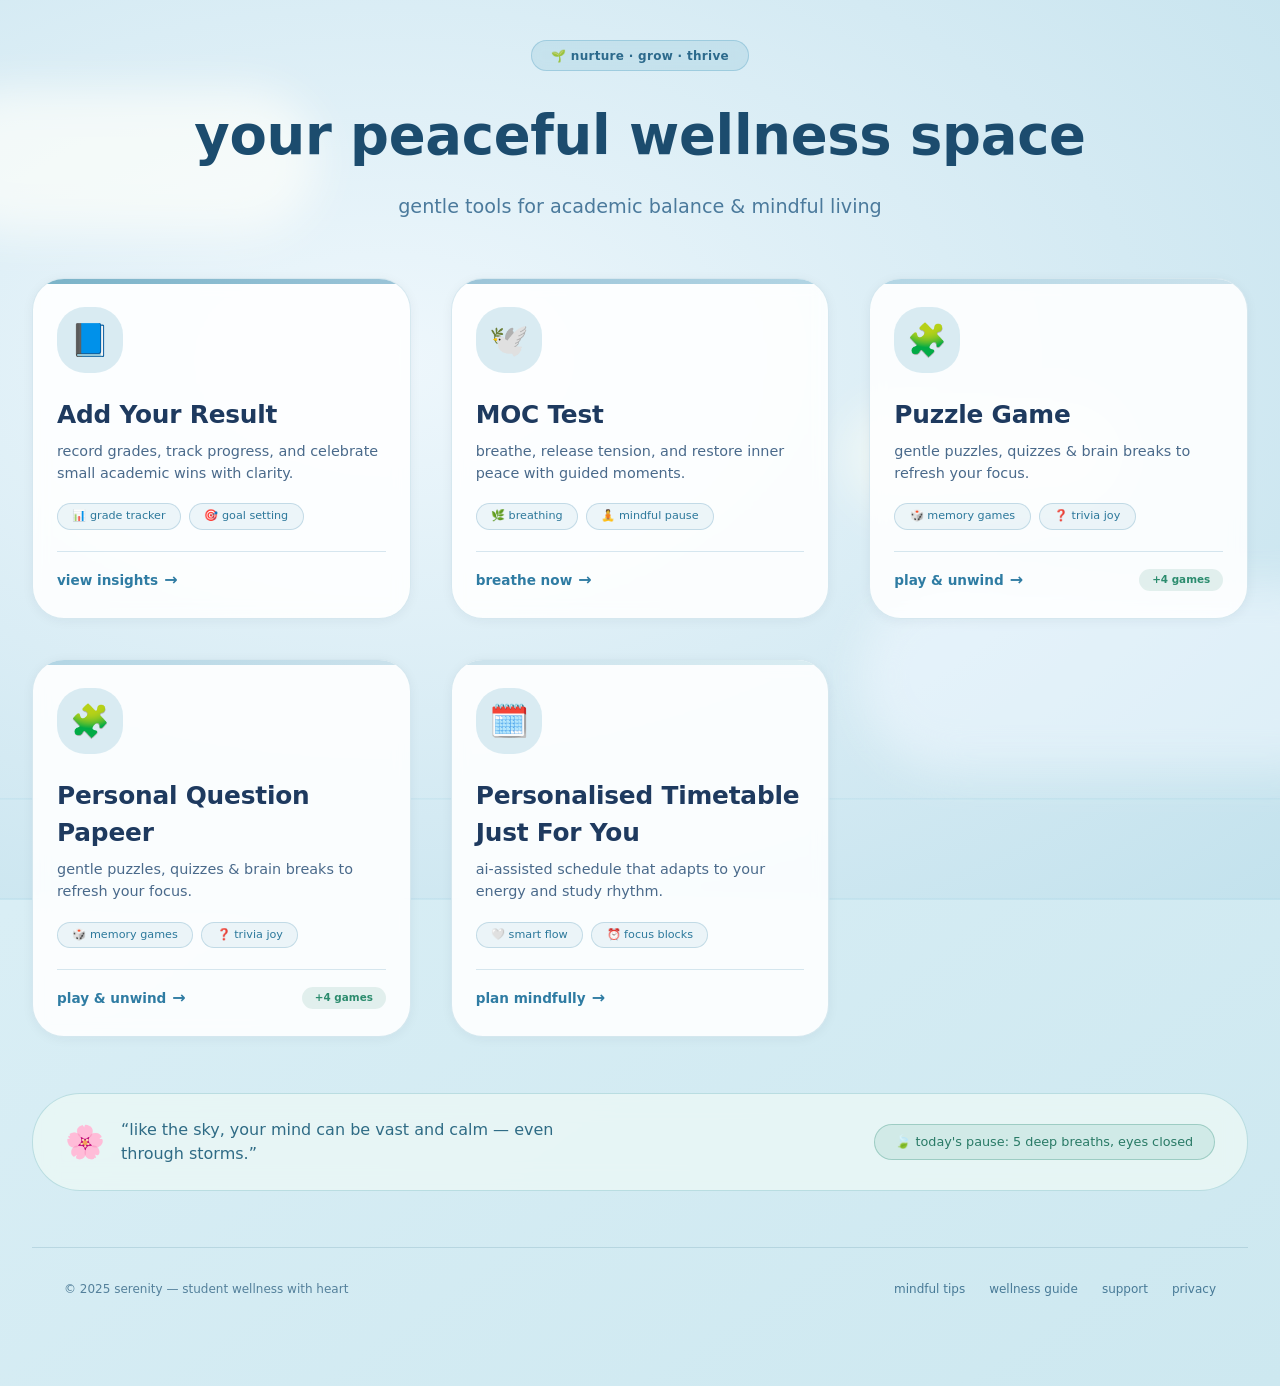
<file: Group Infinity Project/ai_tutor_landing/Dashboard.html>
<!DOCTYPE html>
<html lang="en">
<head>
    <meta charset="UTF-8">
    <meta name="viewport" content="width=device-width, initial-scale=1.0, viewport-fit=cover">
    <title>Serenity | Student Wellness Dashboard</title>
    <style>
        * {
            margin: 0;
            padding: 0;
            box-sizing: border-box;
        }

        :root {
            --sky-50: #f0f9ff;
            --sky-100: #e0f2fe;
            --sky-200: #bae6fd;
            --sky-300: #7dd3fc;
            --sky-400: #38bdf8;
            --sky-500: #0ea5e9;
            --sky-600: #0284c7;
            --sky-700: #0369a1;
            --sage-100: #f1f8f0;
            --sage-200: #e2f0e0;
            --sage-300: #c5e3c0;
            --sage-400: #a8d5a0;
            --white-soft: rgba(255, 255, 255, 0.92);
            --white-glass: rgba(255, 255, 255, 0.7);
            --card-bg: rgba(255, 255, 255, 0.88);
            --card-bg-solid: #ffffff;
            --text-primary: #1e3a5f;
            --text-secondary: #4a6a8b;
            --text-light: #7c9bb5;
            --text-soft: #5c7c9a;
            --shadow-sm: 0 2px 12px rgba(0, 30, 50, 0.05);
            --shadow-md: 0 8px 24px rgba(0, 40, 60, 0.08);
            --shadow-lg: 0 16px 40px rgba(0, 50, 70, 0.1);
            --shadow-xl: 0 24px 48px rgba(0, 50, 70, 0.12);
            --space-xs: clamp(0.5rem, 1vw, 0.75rem);
            --space-sm: clamp(0.75rem, 1.5vw, 1rem);
            --space-md: clamp(1rem, 2vw, 1.5rem);
            --space-lg: clamp(1.5rem, 3vw, 2rem);
            --space-xl: clamp(2rem, 4vw, 2.5rem);
            --space-2xl: clamp(2.5rem, 5vw, 3.5rem);
            --radius-sm: 18px;
            --radius-md: 24px;
            --radius-lg: 32px;
            --radius-xl: 40px;
            --radius-full: 50%;
            --transition-base: 0.25s ease;
            --transition-slow: 0.4s cubic-bezier(0.2, 0.9, 0.4, 1.1);
            --container-padding: clamp(1rem, 5vw, 2rem);
        }

        body {
            font-family: 'Inter', 'Segoe UI', system-ui, -apple-system, 'Poppins', sans-serif;
            background: linear-gradient(145deg, #e8f4f8 0%, #d9eef5 40%, #cde8f0 100%);
            color: var(--text-primary);
            line-height: 1.5;
            overflow-x: hidden;
        }

        .dashboard-wrapper {
            position: relative;
            min-height: 100vh;
        }

        .peaceful-bg {
            position: fixed;
            inset: 0;
            width: 100%;
            height: 100%;
            z-index: -2;
            background: radial-gradient(ellipse at 30% 40%, #eef7fc 0%, #d4eaf3 60%, #c3e2ed 100%);
        }

        .cloud-layer {
            position: fixed;
            inset: 0;
            z-index: -1;
            pointer-events: none;
            overflow: hidden;
        }

        .cloud {
            position: absolute;
            background: rgba(255, 255, 255, 0.7);
            border-radius: 1000px;
            filter: blur(20px);
            box-shadow: 0 8px 32px rgba(255, 255, 255, 0.3);
        }

        .cloud-1 {
            width: 380px;
            height: 140px;
            top: 10%;
            left: -5%;
            background: rgba(255, 255, 250, 0.65);
            animation: driftCloud 28s infinite alternate ease-in-out;
        }

        .cloud-2 {
            width: 520px;
            height: 180px;
            bottom: 15%;
            right: -8%;
            background: rgba(240, 248, 255, 0.55);
            animation: driftCloudReverse 32s infinite alternate;
        }

        .cloud-3 {
            width: 280px;
            height: 100px;
            top: 45%;
            right: 12%;
            background: rgba(255, 255, 245, 0.5);
            animation: driftCloud 24s infinite alternate;
        }

        @keyframes driftCloud {
            0% { transform: translateX(0) translateY(0); }
            100% { transform: translateX(40px) translateY(15px); }
        }

        @keyframes driftCloudReverse {
            0% { transform: translateX(0) translateY(0); }
            100% { transform: translateX(-35px) translateY(20px); }
        }

        .soft-wave {
            position: fixed;
            bottom: 0;
            left: 0;
            width: 100%;
            height: 200px;
            background: repeating-linear-gradient(transparent 0px, transparent 98px, rgba(160, 210, 225, 0.25) 98px, rgba(180, 225, 240, 0.2) 100px);
            pointer-events: none;
            z-index: -1;
        }

        .glass-nav {
            background: rgba(255, 255, 255, 0.65);
            backdrop-filter: blur(16px);
            -webkit-backdrop-filter: blur(16px);
            border-bottom: 1px solid rgba(135, 185, 210, 0.35);
            box-shadow: 0 2px 15px rgba(0, 30, 40, 0.03);
            position: sticky;
            top: 0;
            z-index: 100;
        }

        .navbar {
            display: flex;
            justify-content: space-between;
            align-items: center;
            padding: var(--space-sm) var(--container-padding);
            max-width: 1280px;
            margin: 0 auto;
            gap: var(--space-sm);
        }

        .nav-brand {
            display: flex;
            align-items: center;
            gap: 10px;
            font-size: clamp(1.2rem, 4vw, 1.65rem);
            font-weight: 700;
            color: var(--text-primary);
        }

        .brand-icon {
            font-size: 1.8rem;
            filter: drop-shadow(0 2px 6px rgba(0, 120, 150, 0.15));
        }

        .brand-text {
            background: linear-gradient(135deg, #2c6e9e, #1e4a6e);
            -webkit-background-clip: text;
            background-clip: text;
            -webkit-text-fill-color: transparent;
            font-weight: 700;
        }

        .nav-profile {
            display: flex;
            align-items: center;
            gap: var(--space-md);
            background: rgba(255, 255, 255, 0.55);
            padding: 0.3rem 1rem 0.3rem 1.2rem;
            border-radius: 60px;
            border: 1px solid rgba(100, 160, 190, 0.3);
            backdrop-filter: blur(4px);
        }

        .username {
            font-weight: 500;
            font-size: 0.9rem;
            color: #2c5a7a;
        }

        .profile-pic {
            width: 40px;
            height: 40px;
            border-radius: var(--radius-full);
            background: linear-gradient(145deg, #7ab3c8, #5d9bb5);
            display: flex;
            align-items: center;
            justify-content: center;
            overflow: hidden;
            border: 2px solid white;
            box-shadow: var(--shadow-sm);
        }

        .profile-pic img {
            width: 100%;
            height: 100%;
            object-fit: cover;
        }

        .main-container {
            max-width: 1280px;
            margin: 0 auto;
            padding: var(--space-xl) var(--container-padding) var(--space-2xl);
            position: relative;
            z-index: 5;
        }

        .hero-center {
            text-align: center;
            margin-bottom: var(--space-2xl);
            animation: fadeSoft 0.7s ease-out;
        }

        @keyframes fadeSoft {
            from {
                opacity: 0;
                transform: translateY(20px);
            }
            to {
                opacity: 1;
                transform: translateY(0);
            }
        }

        .hero-badge-light {
            display: inline-block;
            background: rgba(100, 170, 200, 0.18);
            backdrop-filter: blur(6px);
            padding: 0.35rem 1.2rem;
            border-radius: 60px;
            font-size: 0.75rem;
            font-weight: 600;
            color: #2c6a8c;
            margin-bottom: var(--space-md);
            border: 1px solid rgba(100, 170, 200, 0.4);
            letter-spacing: 0.3px;
        }

        .page-title-soft {
            font-size: clamp(2rem, 7vw, 3.4rem);
            font-weight: 700;
            color: #1c4c6e;
            margin-bottom: var(--space-sm);
            letter-spacing: -0.3px;
        }

        .page-subtitle-soft {
            font-size: clamp(0.95rem, 3vw, 1.2rem);
            color: #4b7a9c;
            max-width: 600px;
            margin: 0 auto;
        }

        .cards-nature-grid {
            display: grid;
            grid-template-columns: repeat(auto-fit, minmax(min(100%, 300px), 1fr));
            gap: var(--space-xl);
            margin: var(--space-xl) 0 var(--space-2xl);
        }

        .nature-card {
            background: var(--card-bg);
            backdrop-filter: blur(8px);
            border-radius: var(--radius-lg);
            transition: all var(--transition-base);
            border: 1px solid rgba(140, 190, 210, 0.35);
            overflow: hidden;
            cursor: pointer;
            display: flex;
            flex-direction: column;
            height: 100%;
            animation: cardRise 0.55s ease forwards;
            opacity: 0;
            box-shadow: var(--shadow-sm);
            text-decoration: none;
            color: inherit;
        }

        .nature-card:nth-child(1) { animation-delay: 0.05s; }
        .nature-card:nth-child(2) { animation-delay: 0.12s; }
        .nature-card:nth-child(3) { animation-delay: 0.19s; }
        .nature-card:nth-child(4) { animation-delay: 0.26s; }

        @keyframes cardRise {
            0% {
                opacity: 0;
                transform: translateY(28px);
            }
            100% {
                opacity: 1;
                transform: translateY(0);
            }
        }

        .nature-card:hover {
            transform: translateY(-6px);
            box-shadow: var(--shadow-lg);
            border-color: rgba(100, 170, 200, 0.6);
            background: rgba(255, 255, 255, 0.94);
        }

        .card-accent-leaf {
            position: absolute;
            top: 0;
            left: 0;
            right: 0;
            height: 5px;
            border-radius: 32px 32px 0 0;
        }

        .card-inner-nature {
            padding: 1.8rem 1.5rem 1.6rem;
            display: flex;
            flex-direction: column;
            height: 100%;
            position: relative;
        }

        .icon-nature {
            width: 66px;
            height: 66px;
            border-radius: 28px;
            display: flex;
            align-items: center;
            justify-content: center;
            margin-bottom: 1.4rem;
            background: rgba(180, 215, 230, 0.5);
            backdrop-filter: blur(4px);
            transition: transform 0.2s;
        }

        .nature-card:hover .icon-nature {
            transform: scale(1.02);
        }

        .card-icon-nature {
            font-size: 2rem;
        }

        .card-title-nature {
            font-size: 1.55rem;
            font-weight: 700;
            margin-bottom: 0.5rem;
            color: var(--text-primary);
            letter-spacing: -0.2px;
        }

        .card-desc-nature {
            color: var(--text-secondary);
            font-size: 0.9rem;
            line-height: 1.5;
            margin-bottom: 1.2rem;
            flex-grow: 1;
        }

        .tag-cloud {
            display: flex;
            flex-wrap: wrap;
            gap: 8px;
            margin-bottom: 1.3rem;
        }

        .tag {
            background: rgba(120, 180, 205, 0.12);
            padding: 0.25rem 0.9rem;
            border-radius: 40px;
            font-size: 0.7rem;
            font-weight: 500;
            color: #2c789b;
            border: 0.5px solid rgba(100, 160, 190, 0.3);
        }

        .metric-bubbles {
            display: flex;
            justify-content: space-between;
            gap: 12px;
            margin-bottom: 1.2rem;
        }

        .bubble {
            background: rgba(220, 240, 250, 0.6);
            padding: 0.45rem 0.3rem;
            border-radius: 24px;
            text-align: center;
            flex: 1;
            transition: background 0.2s;
        }

        .bubble-emoji {
            font-size: 1rem;
            display: block;
        }

        .bubble-label {
            font-size: 0.65rem;
            color: #4c7b9b;
            font-weight: 500;
        }

        .card-footer-nature {
            display: flex;
            justify-content: space-between;
            align-items: center;
            border-top: 1px solid rgba(100, 160, 190, 0.25);
            padding-top: 1rem;
            margin-top: auto;
        }

        .link-nature {
            font-weight: 600;
            color: #2f7ca3;
            display: flex;
            align-items: center;
            gap: 6px;
            font-size: 0.85rem;
            transition: gap 0.2s;
        }

        .nature-card:hover .link-nature {
            gap: 12px;
        }

        .arrow-nature {
            font-size: 1rem;
            transition: transform 0.2s;
        }

        .nature-card:hover .arrow-nature {
            transform: translateX(4px);
        }

        .fresh-badge {
            background: rgba(80, 160, 140, 0.15);
            padding: 0.2rem 0.8rem;
            border-radius: 40px;
            font-size: 0.65rem;
            font-weight: 600;
            color: #2c8c6e;
        }

        .inspire-nature {
            background: rgba(235, 248, 245, 0.8);
            backdrop-filter: blur(12px);
            border-radius: 48px;
            padding: 1.5rem 2rem;
            margin-top: var(--space-2xl);
            border: 1px solid rgba(130, 190, 200, 0.45);
            display: flex;
            flex-wrap: wrap;
            align-items: center;
            justify-content: space-between;
            gap: 1rem;
        }

        .quote-nature {
            display: flex;
            align-items: center;
            gap: 1rem;
            flex-wrap: wrap;
        }

        .quote-icon-nature {
            font-size: 2rem;
        }

        .quote-text {
            font-size: 1rem;
            font-weight: 500;
            color: #2f6b85;
            max-width: 500px;
        }

        .daily-nature-tip {
            background: rgba(110, 180, 170, 0.18);
            padding: 0.45rem 1.3rem;
            border-radius: 60px;
            font-size: 0.8rem;
            font-weight: 500;
            color: #297a66;
            border: 0.5px solid rgba(80, 160, 140, 0.4);
        }

        .footer-nature {
            display: flex;
            flex-wrap: wrap;
            justify-content: space-between;
            align-items: center;
            padding: var(--space-lg) var(--container-padding);
            margin-top: var(--space-2xl);
            border-top: 1px solid rgba(100, 150, 170, 0.25);
            color: #54809b;
            font-size: 0.75rem;
        }

        .footer-nature-links {
            display: flex;
            gap: 1.5rem;
        }

        .footer-nature-links a {
            color: #487a97;
            text-decoration: none;
            transition: color 0.2s;
        }

        .footer-nature-links a:hover {
            color: #2c6e8f;
        }

        @media (max-width: 640px) {
            .navbar {
                flex-wrap: wrap;
                justify-content: center;
            }
            .inspire-nature {
                flex-direction: column;
                text-align: center;
            }
            .cards-nature-grid {
                gap: 1.2rem;
            }
            .card-title-nature {
                font-size: 1.4rem;
            }
        }

        @media (max-width: 480px) {
            .metric-bubbles {
                flex-direction: column;
                gap: 8px;
            }
        }

        .dashboard-card, .nature-card {
            min-height: 44px;
        }
    </style>
</head>
<body>
<div class="dashboard-wrapper">
    <div class="peaceful-bg"></div>
    <div class="cloud-layer">
        <div class="cloud cloud-1"></div>
        <div class="cloud cloud-2"></div>
        <div class="cloud cloud-3"></div>
    </div>
    <div class="soft-wave"></div>

    <main class="main-container">
        <div class="hero-center">
            <div class="hero-badge-light">🌱 nurture · grow · thrive</div>
            <h1 class="page-title-soft">your peaceful wellness space</h1>
            <p class="page-subtitle-soft">gentle tools for academic balance & mindful living</p>
        </div>

        <div class="cards-nature-grid">
            <a href="/student_dashboard/templates/enter_results.html" class="nature-card">
                <div class="card-accent-leaf" style="background: linear-gradient(90deg, #7ab3c8, #9bc4d8);"></div>
                <div class="card-inner-nature">
                    <div class="icon-nature">
                        <span class="card-icon-nature">📘</span>
                    </div>
                    <h2 class="card-title-nature">Add Your Result</h2>
                    <p class="card-desc-nature">record grades, track progress, and celebrate small academic wins with clarity.</p>
                    <div class="tag-cloud">
                        <span class="tag">📊 grade tracker</span>
                        <span class="tag">🎯 goal setting</span>
                    </div>
                    <div class="card-footer-nature">
                        <span class="link-nature">view insights <span class="arrow-nature">→</span></span>
                    </div>
                </div>
            </a>

            <a href="/student_dashboard/templates/stress_manager.html" class="nature-card">
                <div class="card-accent-leaf" style="background: linear-gradient(90deg, #9bc4d8, #b2d5e4);"></div>
                <div class="card-inner-nature">
                    <div class="icon-nature">
                        <span class="card-icon-nature">🕊️</span>
                    </div>
                    <h2 class="card-title-nature">MOC Test</h2>
                    <p class="card-desc-nature">breathe, release tension, and restore inner peace with guided moments.</p>
                    <div class="tag-cloud">
                        <span class="tag">🌿 breathing</span>
                        <span class="tag">🧘 mindful pause</span>
                    </div>
                    <div class="card-footer-nature">
                        <span class="link-nature">breathe now <span class="arrow-nature">→</span></span>
                    </div>
                </div>
            </a>

            <a href="/student_dashboard/templates/fun_games.html" class="nature-card">
                <div class="card-accent-leaf" style="background: linear-gradient(90deg, #b2d5e4, #cbe2ec);"></div>
                <div class="card-inner-nature">
                    <div class="icon-nature">
                        <span class="card-icon-nature">🧩</span>
                    </div>
                    <h2 class="card-title-nature">Puzzle Game</h2>
                    <p class="card-desc-nature">gentle puzzles, quizzes & brain breaks to refresh your focus.</p>
                    <div class="tag-cloud">
                        <span class="tag">🎲 memory games</span>
                        <span class="tag">❓ trivia joy</span>
                    </div>
                    <div class="card-footer-nature">
                        <span class="link-nature">play & unwind <span class="arrow-nature">→</span></span>
                        <span class="fresh-badge">+4 games</span>
                    </div>
                </div>
            </a>
            <a href="/student_dashboard/templates/fun_games.html" class="nature-card">
                <div class="card-accent-leaf" style="background: linear-gradient(90deg, #b2d5e4, #cbe2ec);"></div>
                <div class="card-inner-nature">
                    <div class="icon-nature">
                        <span class="card-icon-nature">🧩</span>
                    </div>
                    <h2 class="card-title-nature">Personal Question Papeer</h2>
                    <p class="card-desc-nature">gentle puzzles, quizzes & brain breaks to refresh your focus.</p>
                    <div class="tag-cloud">
                        <span class="tag">🎲 memory games</span>
                        <span class="tag">❓ trivia joy</span>
                    </div>
                    <div class="card-footer-nature">
                        <span class="link-nature">play & unwind <span class="arrow-nature">→</span></span>
                        <span class="fresh-badge">+4 games</span>
                    </div>
                </div>
            </a>

            <a href="/student_dashboard/templates/timetable.html" class="nature-card">
                <div class="card-accent-leaf" style="background: linear-gradient(90deg, #cbe2ec, #d9edf2);"></div>
                <div class="card-inner-nature">
                    <div class="icon-nature">
                        <span class="card-icon-nature">🗓️</span>
                    </div>
                    <h2 class="card-title-nature">Personalised Timetable Just For You</h2>
                    <p class="card-desc-nature">ai-assisted schedule that adapts to your energy and study rhythm.</p>
                    <div class="tag-cloud">
                        <span class="tag">🤍 smart flow</span>
                        <span class="tag">⏰ focus blocks</span>
                    </div>
                    <div class="card-footer-nature">
                        <span class="link-nature">plan mindfully <span class="arrow-nature">→</span></span>
                    </div>
                </div>
            </a>
        </div>

        <div style="display: none;" aria-hidden="true">
            <a href="/student_dashboard/templates/dashboard.html" id="hiddenDashboardLink">Dashboard</a>
            <a href="/student_dashboard/templates/landing.html" id="hiddenLandingLink">Landing</a>
        </div>

        <div class="inspire-nature">
            <div class="quote-nature">
                <span class="quote-icon-nature">🌸</span>
                <div class="quote-text">“like the sky, your mind can be vast and calm — even through storms.”</div>
            </div>
            <div class="daily-nature-tip">🍃 today's pause: 5 deep breaths, eyes closed</div>
        </div>

        <footer class="footer-nature">
            <div>© 2025 serenity — student wellness with heart</div>
            <div class="footer-nature-links">
                <a href="#">mindful tips</a>
                <a href="#">wellness guide</a>
                <a href="#">support</a>
                <a href="#">privacy</a>
            </div>
        </footer>
    </main>
</div>

<script>
    (function() {
        const cards = document.querySelectorAll('.nature-card');
        cards.forEach(card => {
            card.style.cursor = 'pointer';
            if (!card.getAttribute('href')) {
                console.warn('Card missing href attribute');
            }
        });
        const styleHidden = document.createElement('style');
        styleHidden.textContent = `[aria-hidden="true"] { display: none !important; }`;
        document.head.appendChild(styleHidden);
        console.log('Serenity Dashboard — All wellness paths are correctly linked.');
    })();
</script>
</body>
</html>
</file>
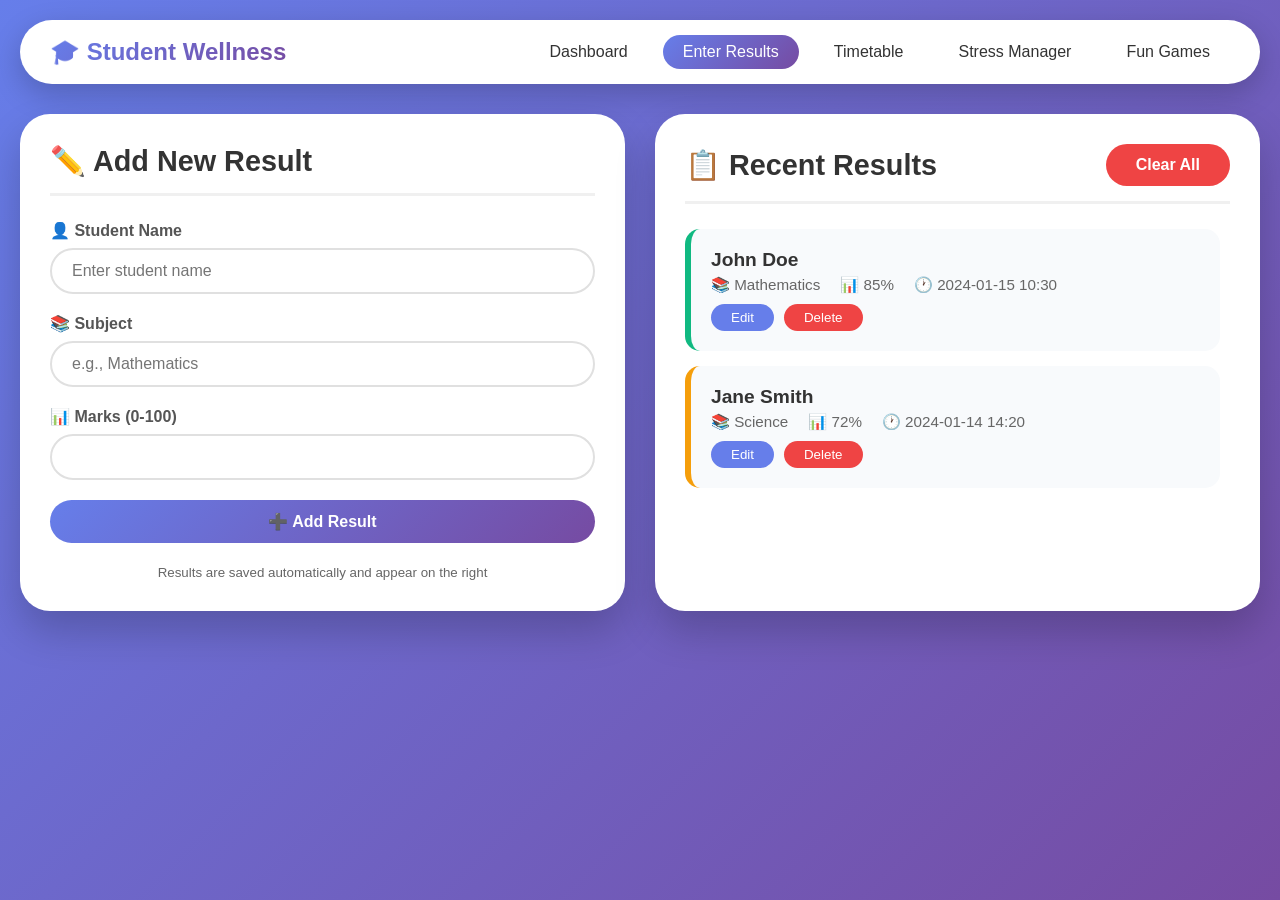
<file: Group Infinity Project/student_dashboard/templates/enter_results.html>
<!DOCTYPE html>
<html lang="en">
<head>
    <meta charset="UTF-8">
    <meta name="viewport" content="width=device-width, initial-scale=1.0">
    <title>Enter Results - Student Wellness</title>
    <style>
        * {
            margin: 0;
            padding: 0;
            box-sizing: border-box;
            font-family: -apple-system, BlinkMacSystemFont, 'Segoe UI', Roboto, sans-serif;
        }

        body {
            background: linear-gradient(135deg, #667eea 0%, #764ba2 100%);
            min-height: 100vh;
            padding: 20px;
        }

        .container {
            max-width: 1400px;
            margin: 0 auto;
        }

        /* Navigation */
        .navbar {
            background: white;
            border-radius: 50px;
            padding: 15px 30px;
            margin-bottom: 30px;
            display: flex;
            justify-content: space-between;
            align-items: center;
            box-shadow: 0 10px 30px rgba(0,0,0,0.2);
        }

        .nav-brand {
            font-size: 1.5rem;
            font-weight: bold;
            background: linear-gradient(135deg, #667eea, #764ba2);
            -webkit-background-clip: text;
            -webkit-text-fill-color: transparent;
        }

        .nav-links {
            display: flex;
            gap: 15px;
        }

        .nav-links a {
            text-decoration: none;
            color: #333;
            padding: 8px 20px;
            border-radius: 30px;
            font-weight: 500;
            transition: all 0.3s;
        }

        .nav-links a:hover {
            background: #667eea;
            color: white;
        }

        .nav-links a.active {
            background: linear-gradient(135deg, #667eea, #764ba2);
            color: white;
        }

        /* Main Grid */
        .content {
            display: grid;
            grid-template-columns: 1fr 1fr;
            gap: 30px;
        }

        /* Form Panel */
        .form-panel {
            background: white;
            border-radius: 30px;
            padding: 30px;
            box-shadow: 0 20px 40px rgba(0,0,0,0.2);
        }

        .form-panel h2 {
            color: #333;
            margin-bottom: 25px;
            display: flex;
            align-items: center;
            gap: 10px;
            font-size: 1.8rem;
            border-bottom: 3px solid #f0f0f0;
            padding-bottom: 15px;
        }

        .form-group {
            margin-bottom: 20px;
        }

        .form-group label {
            display: block;
            font-weight: 600;
            margin-bottom: 8px;
            color: #555;
        }

        .form-group input {
            width: 100%;
            padding: 12px 20px;
            border: 2px solid #e0e0e0;
            border-radius: 30px;
            font-size: 1rem;
            transition: all 0.3s;
        }

        .form-group input:focus {
            outline: none;
            border-color: #667eea;
        }

        .btn {
            padding: 12px 30px;
            border: none;
            border-radius: 30px;
            font-weight: 600;
            cursor: pointer;
            transition: all 0.3s;
            font-size: 1rem;
        }

        .btn-primary {
            background: linear-gradient(135deg, #667eea, #764ba2);
            color: white;
            width: 100%;
        }

        .btn-primary:hover {
            transform: translateY(-2px);
            box-shadow: 0 10px 20px rgba(102,126,234,0.3);
        }

        .btn-danger {
            background: #ef4444;
            color: white;
        }

        .btn-danger:hover {
            background: #dc2626;
        }

        /* Results Panel */
        .results-panel {
            background: white;
            border-radius: 30px;
            padding: 30px;
            box-shadow: 0 20px 40px rgba(0,0,0,0.2);
        }

        .results-header {
            display: flex;
            justify-content: space-between;
            align-items: center;
            margin-bottom: 25px;
            border-bottom: 3px solid #f0f0f0;
            padding-bottom: 15px;
        }

        .results-header h2 {
            color: #333;
            font-size: 1.8rem;
        }

        .results-list {
            max-height: 600px;
            overflow-y: auto;
            padding-right: 10px;
        }

        .result-card {
            background: #f8fafc;
            border-radius: 15px;
            padding: 20px;
            margin-bottom: 15px;
            border-left: 6px solid;
            transition: all 0.3s;
        }

        .result-card:hover {
            transform: translateX(-5px);
            box-shadow: 0 5px 15px rgba(0,0,0,0.1);
        }

        .result-card.weak { border-left-color: #ef4444; }
        .result-card.average { border-left-color: #f59e0b; }
        .result-card.strong { border-left-color: #10b981; }

        .result-student {
            font-size: 1.2rem;
            font-weight: bold;
            color: #333;
            margin-bottom: 5px;
        }

        .result-details {
            display: flex;
            gap: 20px;
            color: #666;
            margin-bottom: 10px;
            font-size: 0.95rem;
        }

        .result-actions {
            display: flex;
            gap: 10px;
        }

        .edit-btn, .delete-btn {
            padding: 6px 20px;
            border: none;
            border-radius: 20px;
            font-weight: 500;
            cursor: pointer;
            transition: all 0.3s;
        }

        .edit-btn {
            background: #667eea;
            color: white;
        }

        .delete-btn {
            background: #ef4444;
            color: white;
        }

        .edit-form {
            display: none;
            margin-top: 15px;
            padding-top: 15px;
            border-top: 2px dashed #ccc;
        }

        .edit-form input {
            width: 100%;
            padding: 10px;
            border: 2px solid #e0e0e0;
            border-radius: 20px;
            margin-bottom: 10px;
        }

        .edit-actions {
            display: flex;
            gap: 10px;
        }

        .save-btn, .cancel-btn {
            flex: 1;
            padding: 8px;
            border: none;
            border-radius: 20px;
            font-weight: 600;
            cursor: pointer;
        }

        .save-btn {
            background: #10b981;
            color: white;
        }

        .cancel-btn {
            background: #94a3b8;
            color: white;
        }

        .empty-state {
            text-align: center;
            padding: 50px 20px;
            color: #999;
        }

        .toast {
            position: fixed;
            bottom: 30px;
            right: 30px;
            background: #333;
            color: white;
            padding: 15px 30px;
            border-radius: 50px;
            box-shadow: 0 10px 30px rgba(0,0,0,0.2);
            transform: translateY(100px);
            opacity: 0;
            transition: all 0.3s;
            z-index: 1000;
        }

        .toast.show {
            transform: translateY(0);
            opacity: 1;
        }

        .toast.success {
            background: #10b981;
        }

        .toast.error {
            background: #ef4444;
        }

        @media (max-width: 1000px) {
            .content {
                grid-template-columns: 1fr;
            }
        }
    </style>
</head>
<body>
    <div class="container">
        <!-- Navigation -->
        <nav class="navbar">
            <div class="nav-brand">🎓 Student Wellness</div>
            <div class="nav-links">
                <a href="/dashboard">Dashboard</a>
                <a href="/enter-results" class="active">Enter Results</a>
                <a href="/timetable">Timetable</a>
                <a href="/stress-manager">Stress Manager</a>
                <a href="/fun-games">Fun Games</a>
            </div>
        </nav>

        <!-- Main Content -->
        <div class="content">
            <!-- Left Panel - Form -->
            <div class="form-panel">
                <h2>✏️ Add New Result</h2>
                
                <!-- Simple Form for Adding Results -->
                <form action="/submit-result" method="POST" onsubmit="return validateForm()">
                    <div class="form-group">
                        <label>👤 Student Name</label>
                        <input type="text" name="student_name" id="student_name" placeholder="Enter student name" required>
                    </div>
                    
                    <div class="form-group">
                        <label>📚 Subject</label>
                        <input type="text" name="subject" id="subject" placeholder="e.g., Mathematics" required>
                    </div>
                    
                    <div class="form-group">
                        <label>📊 Marks (0-100)</label>
                        <input type="number" name="marks" id="marks" min="0" max="100" step="0.01" required>
                    </div>
                    
                    <button type="submit" class="btn btn-primary">➕ Add Result</button>
                </form>
                
                <div style="margin-top: 20px; text-align: center; color: #666;">
                    <small>Results are saved automatically and appear on the right</small>
                </div>
            </div>

            <!-- Right Panel - Results List -->
            <div class="results-panel">
                <div class="results-header">
                    <h2>📋 Recent Results</h2>
                    <button class="btn btn-danger" id="clearAll" onclick="clearAllResults()">Clear All</button>
                </div>
                <div class="results-list" id="resultsList">
                    <!-- Sample results for demonstration -->
                    <div class="result-card strong" data-id="1" id="result-1">
                        <div class="result-student">John Doe</div>
                        <div class="result-details">
                            <span>📚 Mathematics</span>
                            <span>📊 85%</span>
                            <span>🕐 2024-01-15 10:30</span>
                        </div>
                        <div class="result-actions">
                            <button class="edit-btn" onclick="editResult(1)">Edit</button>
                            <button class="delete-btn" onclick="deleteResult(1)">Delete</button>
                        </div>
                        <div class="edit-form" id="edit-1">
                            <input type="text" id="edit-subject-1" value="Mathematics">
                            <input type="number" id="edit-marks-1" value="85" min="0" max="100" step="0.01">
                            <div class="edit-actions">
                                <button class="save-btn" onclick="saveEdit(1)">Save</button>
                                <button class="cancel-btn" onclick="cancelEdit(1)">Cancel</button>
                            </div>
                        </div>
                    </div>
                    
                    <div class="result-card average" data-id="2" id="result-2">
                        <div class="result-student">Jane Smith</div>
                        <div class="result-details">
                            <span>📚 Science</span>
                            <span>📊 72%</span>
                            <span>🕐 2024-01-14 14:20</span>
                        </div>
                        <div class="result-actions">
                            <button class="edit-btn" onclick="editResult(2)">Edit</button>
                            <button class="delete-btn" onclick="deleteResult(2)">Delete</button>
                        </div>
                        <div class="edit-form" id="edit-2">
                            <input type="text" id="edit-subject-2" value="Science">
                            <input type="number" id="edit-marks-2" value="72" min="0" max="100" step="0.01">
                            <div class="edit-actions">
                                <button class="save-btn" onclick="saveEdit(2)">Save</button>
                                <button class="cancel-btn" onclick="cancelEdit(2)">Cancel</button>
                            </div>
                        </div>
                    </div>
                </div>
            </div>
        </div>
    </div>

    <!-- Toast Notification -->
    <div id="toast" class="toast"></div>

    <script>
        // Store results in localStorage for persistence
        let results = JSON.parse(localStorage.getItem('studentResults')) || [];

        // Initialize results display
        function initializeResults() {
            if (results.length > 0) {
                displayResults();
            }
        }

        // Display results
        function displayResults() {
            const resultsList = document.getElementById('resultsList');
            if (!resultsList) return;
            
            if (results.length === 0) {
                resultsList.innerHTML = '<div class="empty-state">📭 No results yet. Add your first result using the form!</div>';
                return;
            }

            let html = '';
            results.slice().reverse().forEach(result => {
                const marks = parseFloat(result.marks);
                let category = 'weak';
                if (marks >= 75) category = 'strong';
                else if (marks >= 60) category = 'average';

                html += `
                    <div class="result-card ${category}" data-id="${result.id}" id="result-${result.id}">
                        <div class="result-student">${escapeHtml(result.student_name)}</div>
                        <div class="result-details">
                            <span>📚 ${escapeHtml(result.subject)}</span>
                            <span>📊 ${marks}%</span>
                            <span>🕐 ${result.timestamp || new Date().toLocaleString()}</span>
                        </div>
                        <div class="result-actions">
                            <button class="edit-btn" onclick="editResult(${result.id})">Edit</button>
                            <button class="delete-btn" onclick="deleteResult(${result.id})">Delete</button>
                        </div>
                        <div class="edit-form" id="edit-${result.id}">
                            <input type="text" id="edit-subject-${result.id}" value="${escapeHtml(result.subject)}">
                            <input type="number" id="edit-marks-${result.id}" value="${marks}" min="0" max="100" step="0.01">
                            <div class="edit-actions">
                                <button class="save-btn" onclick="saveEdit(${result.id})">Save</button>
                                <button class="cancel-btn" onclick="cancelEdit(${result.id})">Cancel</button>
                            </div>
                        </div>
                    </div>
                `;
            });
            
            resultsList.innerHTML = html;
        }

        // Helper function to escape HTML
        function escapeHtml(text) {
            const div = document.createElement('div');
            div.textContent = text;
            return div.innerHTML;
        }

        // Show toast message
        function showToast(message, type = 'success') {
            const toast = document.getElementById('toast');
            toast.textContent = message;
            toast.className = `toast ${type} show`;
            setTimeout(() => {
                toast.classList.remove('show');
            }, 3000);
        }

        // Validate form before submission
        function validateForm() {
            const name = document.getElementById('student_name')?.value.trim();
            const subject = document.getElementById('subject')?.value.trim();
            const marks = document.getElementById('marks')?.value;
            
            if (!name || !subject || !marks) {
                showToast('Please fill in all fields', 'error');
                return false;
            }
            
            if (marks < 0 || marks > 100) {
                showToast('Marks must be between 0 and 100', 'error');
                return false;
            }
            
            // Add result to localStorage
            const newResult = {
                id: Date.now(),
                student_name: name,
                subject: subject,
                marks: parseFloat(marks),
                timestamp: new Date().toLocaleString()
            };
            
            results.push(newResult);
            localStorage.setItem('studentResults', JSON.stringify(results));
            
            // Clear form
            document.getElementById('student_name').value = '';
            document.getElementById('subject').value = '';
            document.getElementById('marks').value = '';
            
            // Update display
            displayResults();
            showToast('Result added successfully!');
            
            return false; // Prevent actual form submission
        }

        // Edit functions
        function editResult(id) {
            // Hide all other edit forms
            document.querySelectorAll('.edit-form').forEach(f => f.style.display = 'none');
            const form = document.getElementById(`edit-${id}`);
            if (form) form.style.display = 'block';
        }

        function cancelEdit(id) {
            const form = document.getElementById(`edit-${id}`);
            if (form) form.style.display = 'none';
        }

        function saveEdit(id) {
            const subject = document.getElementById(`edit-subject-${id}`)?.value.trim();
            const marks = parseFloat(document.getElementById(`edit-marks-${id}`)?.value);
            
            if (!subject) {
                showToast('Subject cannot be empty', 'error');
                return;
            }
            
            if (isNaN(marks) || marks < 0 || marks > 100) {
                showToast('Marks must be between 0 and 100', 'error');
                return;
            }
            
            // Update in array
            const index = results.findIndex(r => r.id == id);
            if (index !== -1) {
                results[index].subject = subject;
                results[index].marks = marks;
                results[index].timestamp = new Date().toLocaleString();
                localStorage.setItem('studentResults', JSON.stringify(results));
                
                displayResults();
                showToast('Result updated successfully');
            } else {
                showToast('Result not found', 'error');
            }
        }

        function deleteResult(id) {
            if (!confirm('Delete this result?')) return;
            
            results = results.filter(r => r.id != id);
            localStorage.setItem('studentResults', JSON.stringify(results));
            
            displayResults();
            showToast('Result deleted');
        }

        function clearAllResults() {
            if (!confirm('Are you sure you want to delete all results?')) return;
            
            results = [];
            localStorage.removeItem('studentResults');
            
            displayResults();
            showToast('All results cleared');
        }

        // Initialize on page load
        document.addEventListener('DOMContentLoaded', function() {
            initializeResults();
            
            // Add form submit handler
            const form = document.querySelector('form');
            if (form) {
                form.addEventListener('submit', function(e) {
                    e.preventDefault();
                    validateForm();
                });
            }
        });
    </script>
</body>
</html>
</file>
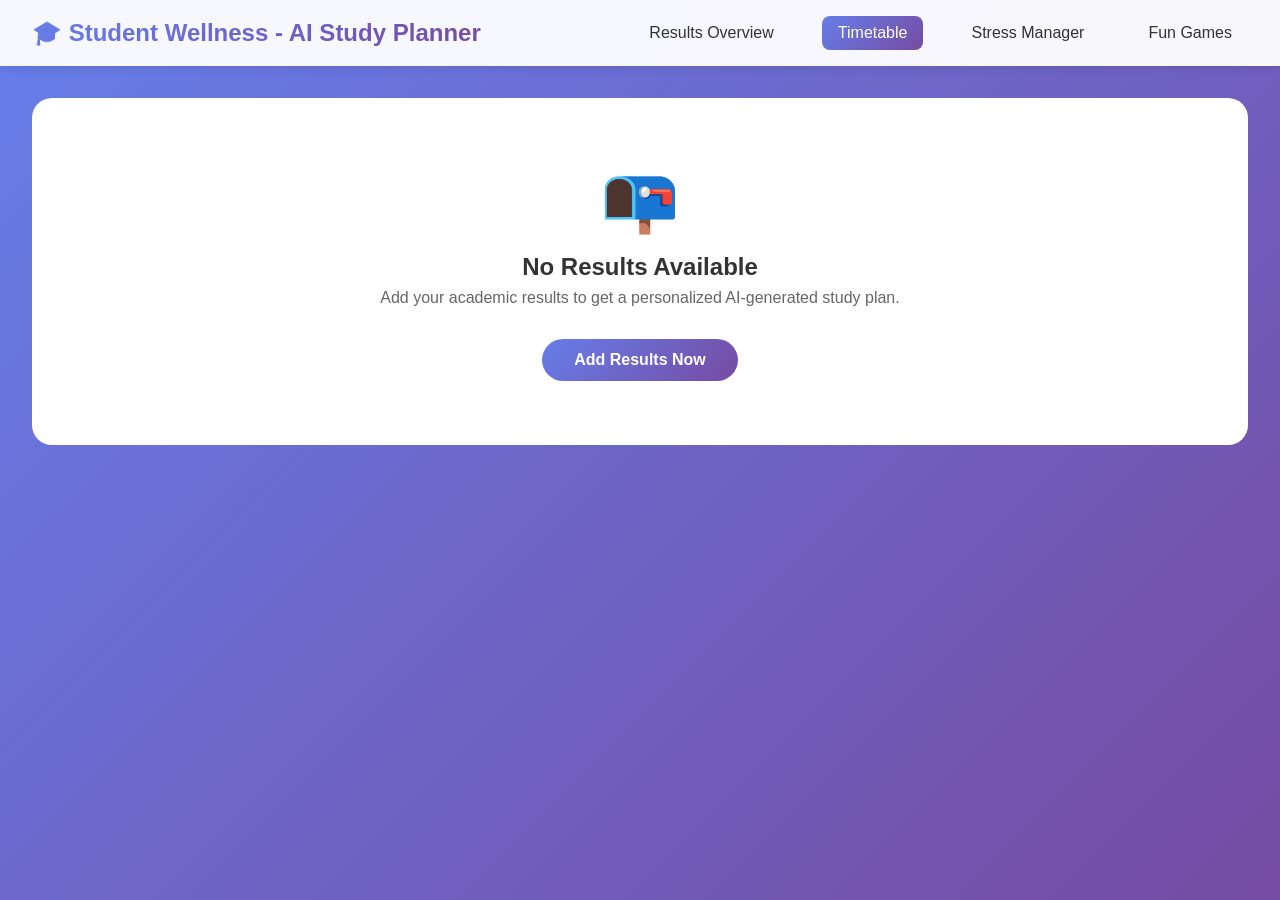
<file: Group Infinity Project/student_dashboard/templates/timetable.html>
<!DOCTYPE html>
<html lang="en">
<head>
    <meta charset="UTF-8">
    <meta name="viewport" content="width=device-width, initial-scale=1.0">
    <title>Timetable - Student Wellness</title>
    <style>
        * {
            margin: 0;
            padding: 0;
            box-sizing: border-box;
        }

        body {
            font-family: -apple-system, BlinkMacSystemFont, 'Segoe UI', Roboto, Oxygen, Ubuntu, sans-serif;
            background: linear-gradient(135deg, #667eea 0%, #764ba2 100%);
            min-height: 100vh;
        }

        .page-container {
            min-height: 100vh;
            display: flex;
            flex-direction: column;
        }

        /* Navigation Styles */
        .navbar {
            background: rgba(255, 255, 255, 0.95);
            backdrop-filter: blur(10px);
            padding: 1rem 2rem;
            display: flex;
            justify-content: space-between;
            align-items: center;
            box-shadow: 0 2px 10px rgba(0, 0, 0, 0.1);
            position: sticky;
            top: 0;
            z-index: 1000;
        }

        .nav-brand {
            font-size: 1.5rem;
            font-weight: bold;
            background: linear-gradient(135deg, #667eea 0%, #764ba2 100%);
            -webkit-background-clip: text;
            -webkit-text-fill-color: transparent;
            background-clip: text;
        }

        .nav-links {
            display: flex;
            gap: 2rem;
        }

        .nav-link {
            text-decoration: none;
            color: #333;
            font-weight: 500;
            padding: 0.5rem 1rem;
            border-radius: 8px;
            transition: all 0.3s ease;
        }

        .nav-link:hover {
            background: #f0f0f0;
        }

        .nav-link.active {
            background: linear-gradient(135deg, #667eea 0%, #764ba2 100%);
            color: white;
        }

        .page-main {
            flex: 1;
            padding: 2rem;
        }

        .timetable-container {
            max-width: 1400px;
            margin: 0 auto;
        }

        /* Overview Cards */
        .overview-grid {
            display: grid;
            grid-template-columns: repeat(auto-fit, minmax(280px, 1fr));
            gap: 1.5rem;
            margin-bottom: 2rem;
        }

        .overview-card {
            background: white;
            border-radius: 20px;
            padding: 2rem;
            box-shadow: 0 20px 40px rgba(0, 0, 0, 0.1);
            animation: slideDown 0.5s ease;
            transition: transform 0.3s ease;
        }

        .overview-card:hover {
            transform: translateY(-5px);
        }

        @keyframes slideDown {
            from {
                opacity: 0;
                transform: translateY(-30px);
            }
            to {
                opacity: 1;
                transform: translateY(0);
            }
        }

        .card-icon {
            font-size: 2.5rem;
            margin-bottom: 1rem;
        }

        .card-title {
            color: #666;
            font-size: 1rem;
            text-transform: uppercase;
            letter-spacing: 1px;
            margin-bottom: 0.5rem;
        }

        .card-value {
            color: #333;
            font-size: 2.5rem;
            font-weight: 700;
            margin-bottom: 0.5rem;
        }

        .card-subtitle {
            color: #888;
            font-size: 0.9rem;
        }

        /* Main Content Grid */
        .content-grid {
            display: grid;
            grid-template-columns: 1fr 1.5fr;
            gap: 2rem;
            margin-bottom: 2rem;
        }

        /* Subject Analysis Section */
        .analysis-section {
            background: white;
            border-radius: 20px;
            padding: 2rem;
            box-shadow: 0 20px 40px rgba(0, 0, 0, 0.1);
        }

        .section-title {
            color: #333;
            margin-bottom: 1.5rem;
            font-size: 1.5rem;
            display: flex;
            align-items: center;
            gap: 10px;
            border-bottom: 3px solid #f0f0f0;
            padding-bottom: 1rem;
        }

        .subject-list {
            display: flex;
            flex-direction: column;
            gap: 1rem;
        }

        .subject-item {
            display: flex;
            justify-content: space-between;
            align-items: center;
            padding: 1rem;
            background: #f8f9fa;
            border-radius: 12px;
            border-left: 4px solid;
        }

        .subject-item.weak {
            border-left-color: #f56565;
        }

        .subject-item.average {
            border-left-color: #ed8936;
        }

        .subject-item.strong {
            border-left-color: #48bb78;
        }

        .subject-info h4 {
            font-size: 1.1rem;
            color: #333;
            margin-bottom: 0.3rem;
        }

        .subject-marks {
            font-size: 1.2rem;
            font-weight: 700;
            color: #667eea;
        }

        .subject-badge {
            padding: 0.3rem 1rem;
            border-radius: 20px;
            font-size: 0.8rem;
            font-weight: 600;
        }

        .badge-weak {
            background: #fed7d7;
            color: #c53030;
        }

        .badge-average {
            background: #feebc8;
            color: #c05621;
        }

        .badge-strong {
            background: #c6f6d5;
            color: #276749;
        }

        /* Study Plan Section */
        .plan-section {
            background: white;
            border-radius: 20px;
            padding: 2rem;
            box-shadow: 0 20px 40px rgba(0, 0, 0, 0.1);
        }

        .timeline {
            display: flex;
            flex-direction: column;
            gap: 1rem;
        }

        .timeline-item {
            display: flex;
            align-items: center;
            gap: 1rem;
            padding: 1rem;
            background: #f8f9fa;
            border-radius: 12px;
            transition: transform 0.3s ease;
        }

        .timeline-item:hover {
            transform: translateX(5px);
        }

        .timeline-time {
            min-width: 150px;
            font-weight: 600;
            color: #667eea;
        }

        .timeline-content {
            flex: 1;
        }

        .timeline-subject {
            font-weight: 700;
            color: #333;
            margin-bottom: 0.3rem;
        }

        .timeline-focus {
            color: #666;
            font-size: 0.9rem;
        }

        .priority-badge {
            padding: 0.2rem 0.8rem;
            border-radius: 15px;
            font-size: 0.8rem;
            font-weight: 600;
        }

        .priority-high {
            background: #fed7d7;
            color: #c53030;
        }

        .priority-medium {
            background: #feebc8;
            color: #c05621;
        }

        .priority-low {
            background: #e2e8f0;
            color: #4a5568;
        }

        .priority-required {
            background: #c3dafe;
            color: #434190;
        }

        /* Recommendations Section */
        .recommendations-section {
            background: white;
            border-radius: 20px;
            padding: 2rem;
            margin-top: 2rem;
            box-shadow: 0 20px 40px rgba(0, 0, 0, 0.1);
        }

        .recommendations-list {
            list-style: none;
        }

        .recommendations-list li {
            padding: 0.8rem;
            margin-bottom: 0.5rem;
            background: #f8f9fa;
            border-radius: 8px;
            display: flex;
            align-items: center;
            gap: 10px;
        }

        /* Empty State */
        .empty-state {
            text-align: center;
            padding: 4rem 2rem;
            background: white;
            border-radius: 20px;
            color: #666;
        }

        .empty-state-icon {
            font-size: 4rem;
            margin-bottom: 1rem;
            animation: bounce 2s infinite;
        }

        @keyframes bounce {
            0%, 100% { transform: translateY(0); }
            50% { transform: translateY(-10px); }
        }

        .empty-state h3 {
            font-size: 1.5rem;
            color: #333;
            margin-bottom: 0.5rem;
        }

        .empty-state p {
            margin-bottom: 2rem;
        }

        .btn-primary {
            display: inline-block;
            background: linear-gradient(135deg, #667eea 0%, #764ba2 100%);
            color: white;
            text-decoration: none;
            padding: 12px 32px;
            border-radius: 40px;
            font-weight: 600;
            transition: all 0.3s ease;
            border: none;
            cursor: pointer;
        }

        .btn-primary:hover {
            transform: translateY(-3px);
            box-shadow: 0 10px 20px rgba(102, 126, 234, 0.3);
        }

        /* Loading State */
        .loading {
            text-align: center;
            padding: 3rem;
            background: white;
            border-radius: 20px;
        }

        .loading-spinner {
            border: 4px solid #f3f3f3;
            border-top: 4px solid #667eea;
            border-radius: 50%;
            width: 40px;
            height: 40px;
            animation: spin 1s linear infinite;
            margin: 0 auto 1rem;
        }

        @keyframes spin {
            0% { transform: rotate(0deg); }
            100% { transform: rotate(360deg); }
        }

        /* Responsive Design */
        @media (max-width: 768px) {
            .navbar {
                flex-direction: column;
                gap: 1rem;
                padding: 1rem;
            }

            .nav-links {
                flex-wrap: wrap;
                justify-content: center;
                gap: 0.5rem;
            }

            .page-main {
                padding: 1rem;
            }

            .content-grid {
                grid-template-columns: 1fr;
            }

            .timeline-item {
                flex-direction: column;
                align-items: flex-start;
            }

            .timeline-time {
                min-width: auto;
            }
        }
    </style>
</head>
<body>
    <div class="page-container">
        <!-- Navigation -->
        <nav class="navbar">
            <div class="nav-brand">🎓 Student Wellness - AI Study Planner</div>
            <div class="nav-links">
                <a href="enter_results.html" class="nav-link">Results Overview</a>
                <a href="timetable.html" class="nav-link active">Timetable</a>
                <a href="stress_manager.html" class="nav-link">Stress Manager</a>
                <a href="fun_games.html" class="nav-link">Fun Games</a>
            </div>
        </nav>

        <!-- Main Content -->
        <main class="page-main">
            <div class="timetable-container" id="timetableContainer">
                <!-- Content will be populated by JavaScript -->
                <div class="loading">
                    <div class="loading-spinner"></div>
                    <p>Loading your study plan...</p>
                </div>
            </div>
        </main>
    </div>

    <script>
        // Get results from localStorage
        function getResults() {
            const stored = localStorage.getItem('studentResults');
            return stored ? JSON.parse(stored) : [];
        }

        // Generate study plan based on results
        function generateStudyPlan(results) {
            if (!results || results.length === 0) return [];
            
            // Group by subject and get average marks
            const subjectStats = {};
            results.forEach(result => {
                if (!subjectStats[result.subject]) {
                    subjectStats[result.subject] = {
                        subject: result.subject,
                        totalMarks: 0,
                        count: 0,
                        marks: []
                    };
                }
                subjectStats[result.subject].totalMarks += result.marks;
                subjectStats[result.subject].count++;
                subjectStats[result.subject].marks.push(result.marks);
            });

            // Calculate averages and determine status
            const subjects = Object.values(subjectStats).map(subj => ({
                subject: subj.subject,
                marks: Math.round((subj.totalMarks / subj.count) * 10) / 10,
                count: subj.count,
                status: (subj.totalMarks / subj.count) < 60 ? 'Weak' : 
                        (subj.totalMarks / subj.count) < 75 ? 'Average' : 'Strong'
            }));

            // Sort by marks (lowest first for priority)
            subjects.sort((a, b) => a.marks - b.marks);

            return subjects;
        }

        // Generate AI study plan timeline
        function generateTimeline(subjects) {
            const timeSlots = [
                { time: '7:00 AM - 8:30 AM', desc: 'Morning Study Session' },
                { time: '9:00 AM - 10:30 AM', desc: 'Focus Session' },
                { time: '11:00 AM - 12:30 PM', desc: 'Practice Session' },
                { time: '2:00 PM - 3:30 PM', desc: 'Revision' },
                { time: '4:00 PM - 5:30 PM', desc: 'Problem Solving' },
                { time: '7:00 PM - 8:30 PM', desc: 'Evening Review' }
            ];

            const studyPlan = [];
            
            // Prioritize weak subjects in morning
            subjects.forEach((subject, index) => {
                if (index < timeSlots.length) {
                    let priority = 'Low';
                    let focus = 'Review and practice';
                    
                    if (subject.marks < 60) {
                        priority = 'High';
                        focus = 'Focus on fundamentals and practice problems';
                    } else if (subject.marks < 75) {
                        priority = 'Medium';
                        focus = 'Practice complex problems and review';
                    } else {
                        priority = 'Low';
                        focus = 'Quick revision and advanced topics';
                    }

                    studyPlan.push({
                        time: timeSlots[index].time,
                        subject: subject.subject,
                        focus: focus,
                        priority: priority
                    });
                }
            });

            return studyPlan;
        }

        // Get weak subjects for recommendations
        function getWeakSubjects(subjects) {
            return subjects.filter(s => s.marks < 60);
        }

        // Escape HTML to prevent XSS
        function escapeHtml(text) {
            const div = document.createElement('div');
            div.textContent = text;
            return div.innerHTML;
        }

        // Render the timetable
        function renderTimetable() {
            const results = getResults();
            const container = document.getElementById('timetableContainer');
            
            if (!results || results.length === 0) {
                container.innerHTML = `
                    <div class="empty-state">
                        <div class="empty-state-icon">📭</div>
                        <h3>No Results Available</h3>
                        <p>Add your academic results to get a personalized AI-generated study plan.</p>
                        <a href="enter_results.html" class="btn-primary">Add Results Now</a>
                    </div>
                `;
                return;
            }

            const subjects = generateStudyPlan(results);
            const studyPlan = generateTimeline(subjects);
            const weakSubjects = getWeakSubjects(subjects);
            
            const totalResults = results.length;
            const totalMarks = results.reduce((sum, r) => sum + r.marks, 0);
            const avgMarks = (totalMarks / totalResults).toFixed(1);
            const weakCount = subjects.filter(s => s.marks < 60).length;
            const strongCount = subjects.filter(s => s.marks >= 75).length;

            // Generate subject analysis HTML
            const subjectAnalysisHtml = subjects.map(subject => {
                const statusClass = subject.status.toLowerCase();
                return `
                    <div class="subject-item ${statusClass}">
                        <div class="subject-info">
                            <h4>${escapeHtml(subject.subject)}</h4>
                            <div class="subject-marks">${subject.marks}%</div>
                        </div>
                        <span class="subject-badge badge-${statusClass}">
                            ${subject.status}
                        </span>
                    </div>
                `;
            }).join('');

            // Generate study plan HTML
            const studyPlanHtml = studyPlan.map(item => {
                const priorityClass = item.priority.toLowerCase();
                return `
                    <div class="timeline-item">
                        <div class="timeline-time">${item.time}</div>
                        <div class="timeline-content">
                            <div class="timeline-subject">${escapeHtml(item.subject)}</div>
                            <div class="timeline-focus">${item.focus}</div>
                        </div>
                        <span class="priority-badge priority-${priorityClass}">
                            ${item.priority} Priority
                        </span>
                    </div>
                `;
            }).join('');

            // Generate recommendations HTML
            const recommendationsHtml = weakSubjects.map(subject => {
                if (subject.marks < 50) {
                    return `<li>🔴 <strong>${escapeHtml(subject.subject)} (${subject.marks}%):</strong> Critical - Start from basics, focus on fundamental concepts daily</li>`;
                } else {
                    return `<li>🟡 <strong>${escapeHtml(subject.subject)} (${subject.marks}%):</strong> Needs improvement - Practice more problems and review regularly</li>`;
                }
            }).join('');

            // Full HTML template
            container.innerHTML = `
                <!-- Overview Cards -->
                <div class="overview-grid">
                    <div class="overview-card">
                        <div class="card-icon">📊</div>
                        <div class="card-title">Total Results</div>
                        <div class="card-value">${totalResults}</div>
                        <div class="card-subtitle">academic records</div>
                    </div>

                    <div class="overview-card">
                        <div class="card-icon">📈</div>
                        <div class="card-title">Average Score</div>
                        <div class="card-value">${avgMarks}%</div>
                        <div class="card-subtitle">overall performance</div>
                    </div>

                    <div class="overview-card">
                        <div class="card-icon">⚠️</div>
                        <div class="card-title">Need Focus</div>
                        <div class="card-value">${weakCount}</div>
                        <div class="card-subtitle">subjects below 60%</div>
                    </div>

                    <div class="overview-card">
                        <div class="card-icon">🌟</div>
                        <div class="card-title">Strong Areas</div>
                        <div class="card-value">${strongCount}</div>
                        <div class="card-subtitle">subjects above 75%</div>
                    </div>
                </div>

                <!-- Main Content Grid -->
                <div class="content-grid">
                    <!-- Subject Analysis -->
                    <div class="analysis-section">
                        <h2 class="section-title">
                            <span>📚</span>
                            Subject Analysis
                        </h2>
                        <div class="subject-list">
                            ${subjectAnalysisHtml}
                        </div>
                    </div>

                    <!-- Study Plan -->
                    <div class="plan-section">
                        <h2 class="section-title">
                            <span>⏰</span>
                            AI-Generated Study Plan
                        </h2>
                        <div class="timeline">
                            ${studyPlanHtml}
                        </div>
                    </div>
                </div>

                <!-- Recommendations -->
                <div class="recommendations-section">
                    <h2 class="section-title">
                        <span>💡</span>
                        Personalized Recommendations
                    </h2>
                    <ul class="recommendations-list">
                        ${recommendationsHtml}
                        <li>📝 Take short breaks every 45 minutes to maintain focus and productivity</li>
                        <li>🎯 Practice previous year papers on weekends to improve exam readiness</li>
                        <li>💡 Create mind maps and summaries for complex topics in weak subjects</li>
                        <li>💪 Review strong subjects once a week to maintain proficiency</li>
                        <li>😴 Ensure 7-8 hours of sleep for better memory retention and focus</li>
                        <li>🚰 Stay hydrated and take short walks during breaks</li>
                    </ul>
                </div>
            `;
        }

        // Initialize on page load
        document.addEventListener('DOMContentLoaded', function() {
            renderTimetable();
            
            // Prevent form resubmission on refresh
            if (window.history.replaceState) {
                window.history.replaceState(null, null, window.location.href);
            }
        });
    </script>
</body>
</html>
</file>
